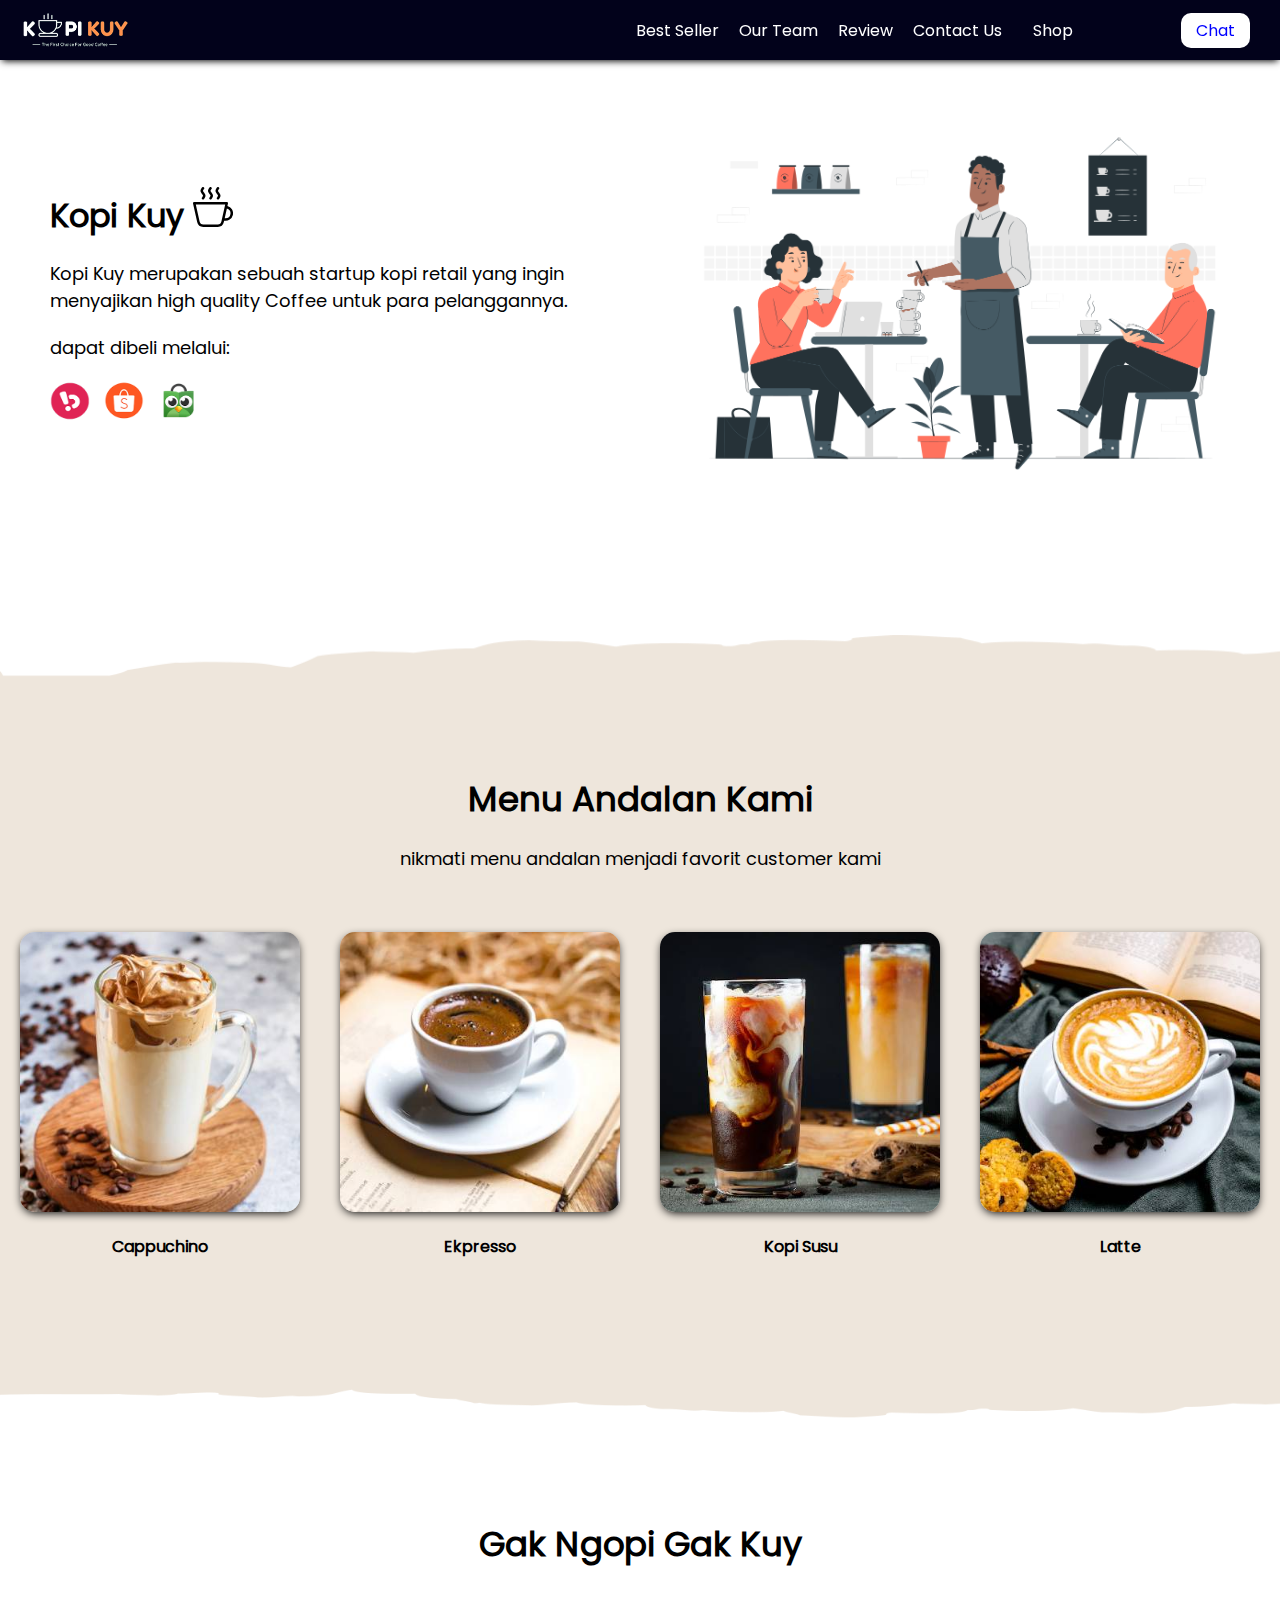
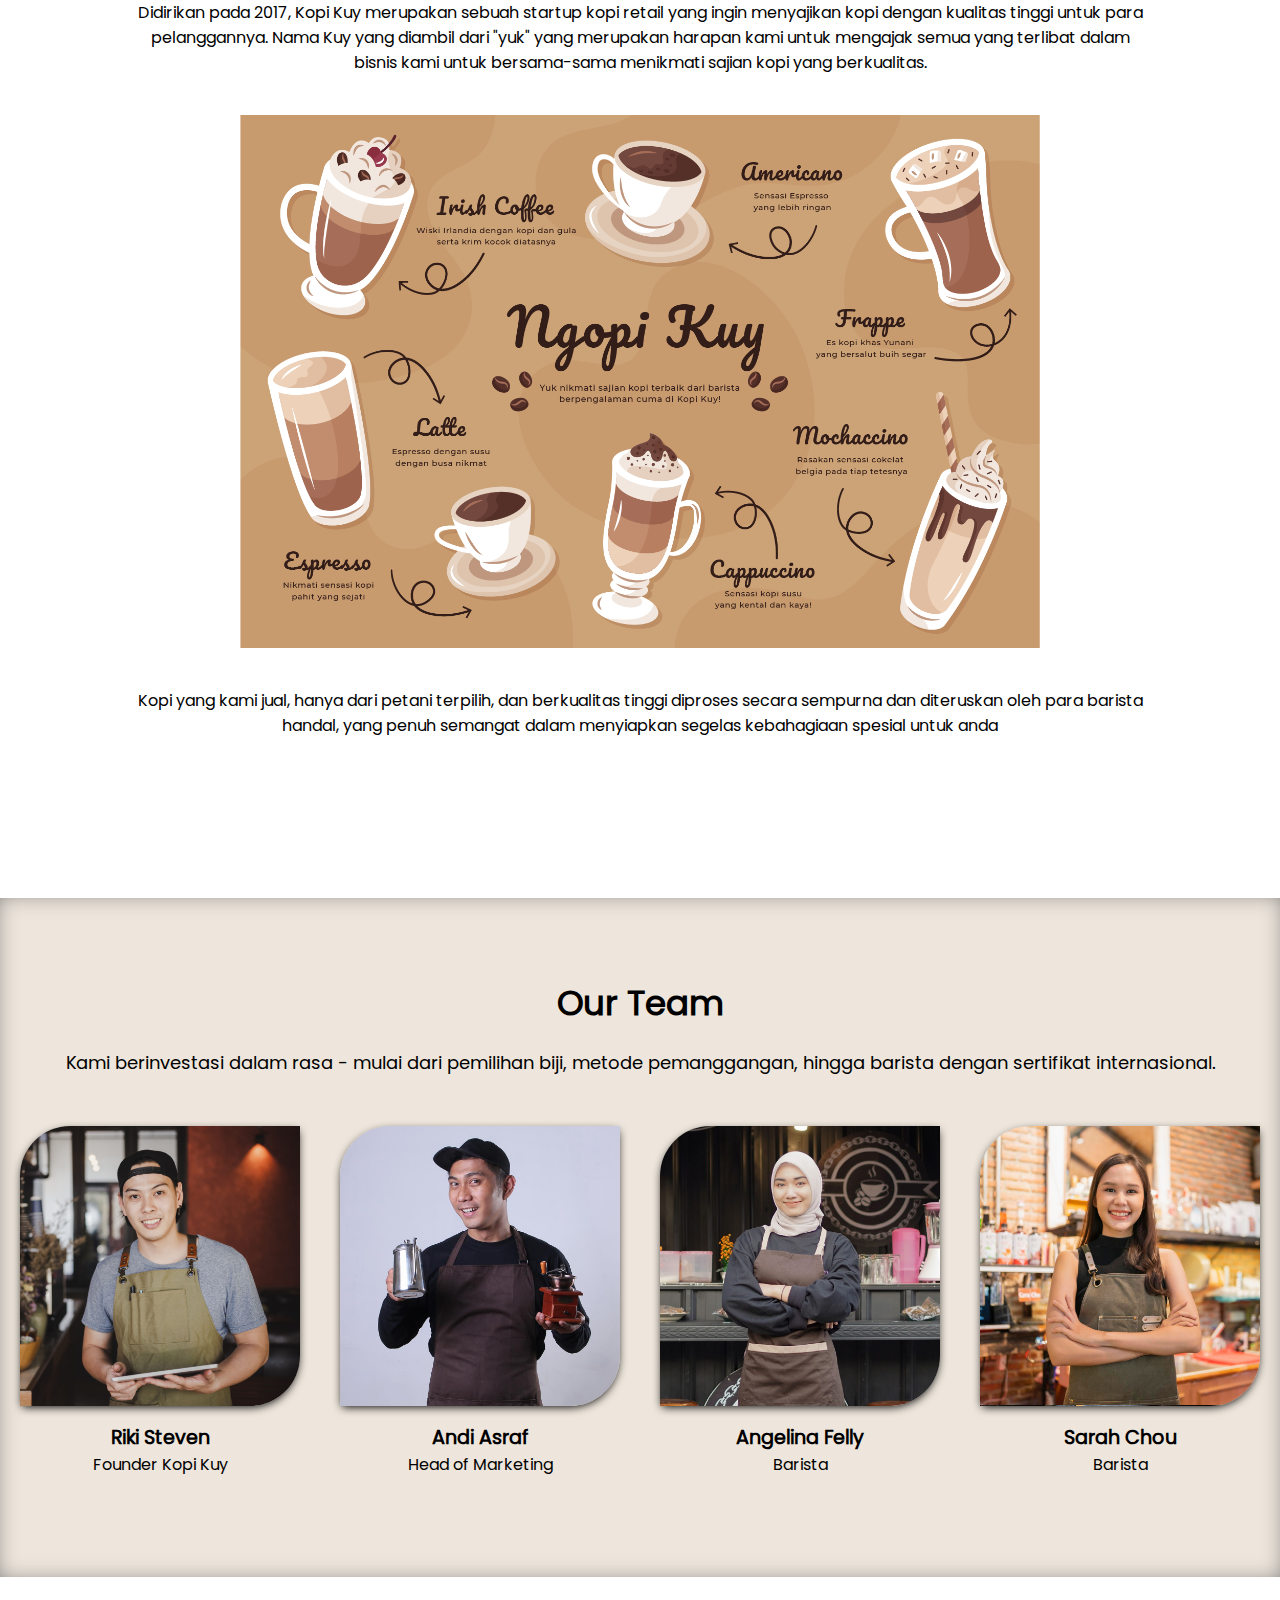
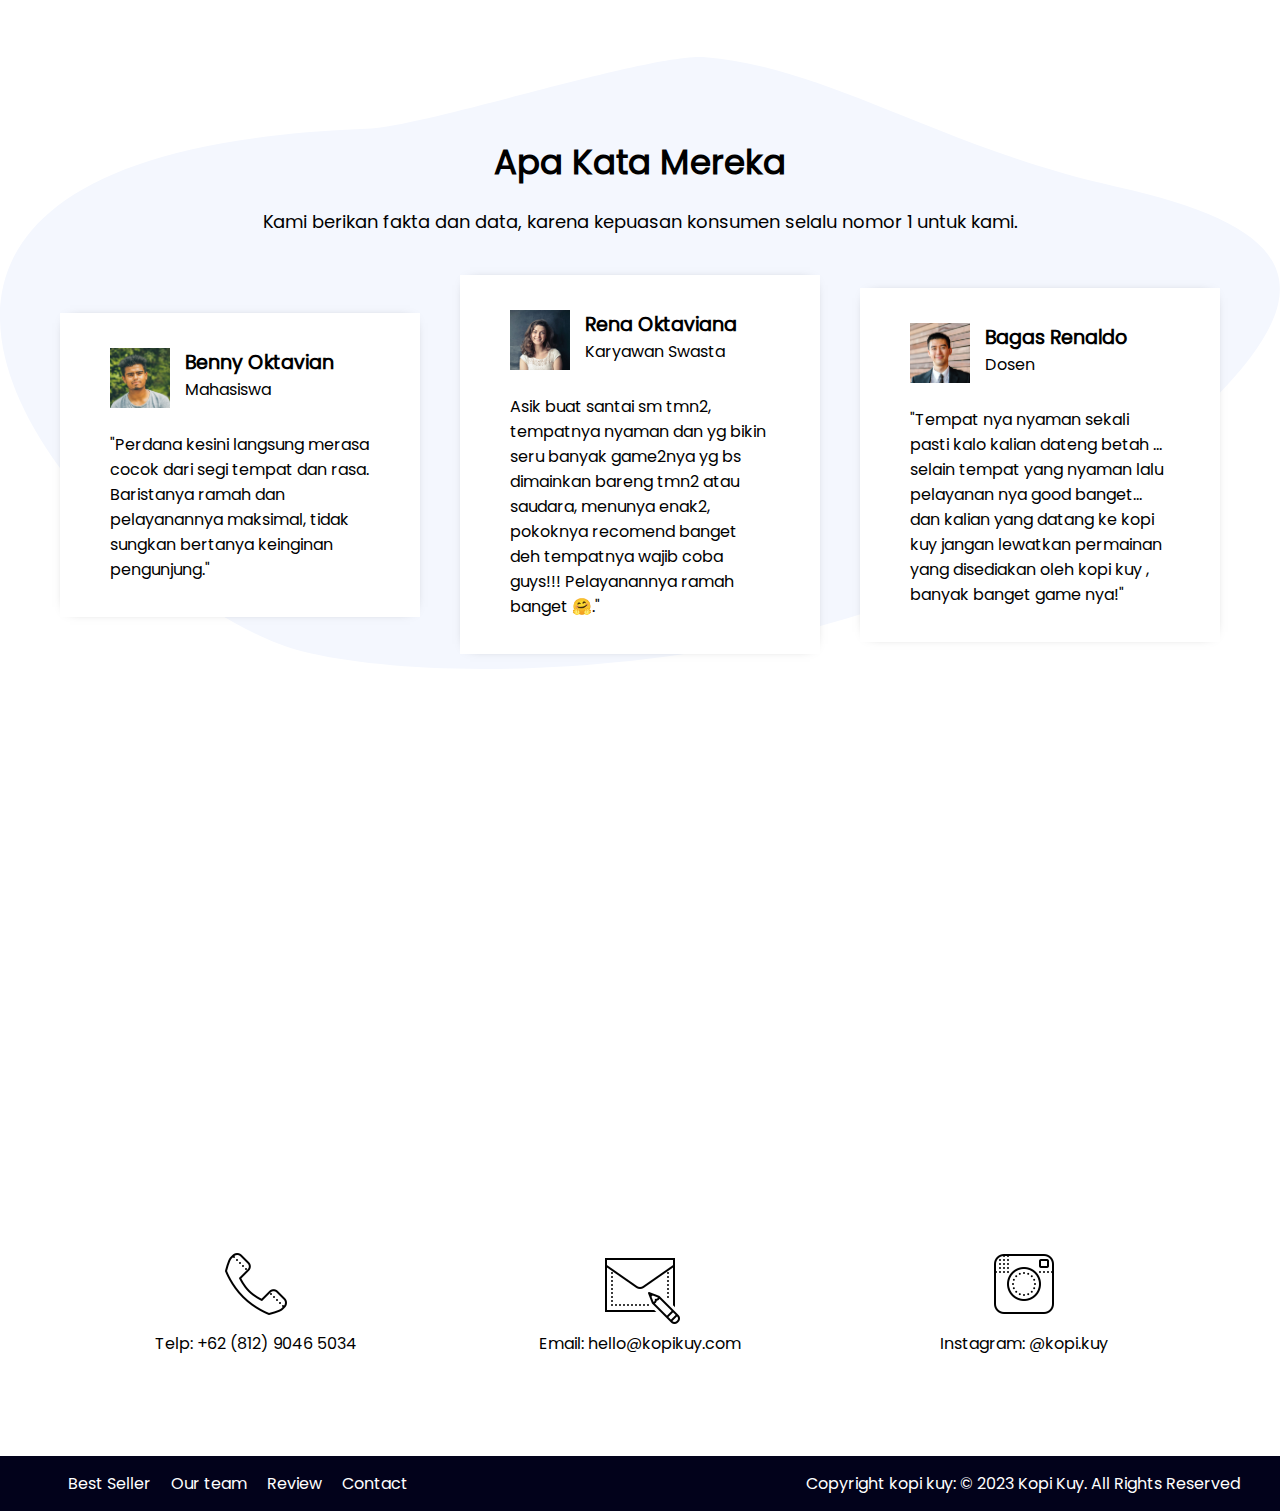
<file: index.html>
<!DOCTYPE html>
<html lang="id">

<head>
    <meta charset="UTF-8">
    <meta http-equiv="X-UA-Compatible" content="IE=edge">
    <meta name="viewport" content="width=device-width, initial-scale=1.0">
    <link rel="shortcut icon" href="images/favicon.ico" type="image/x-icon">
    <title>Website Kopi Kuy</title>
    <link rel="stylesheet" href="css/style.css">
</head>

<body>
    <nav>
        <img class="logo" src="images/logo/logo_kuy.png">
        <div class="navigasi">
            <a href="#best-seller">Best Seller</a>
            <a href="#our-team">Our Team</a>
            <a href="#review">Review</a>
            <a href="#contact-us">Contact Us</a>
        </div>
        <a class="shop" href="produk.html">Shop</a>
        <a class="chat" href="https://wa.me/628123456?text=Saya ingin bertanya" target="_blank">Chat</a>
    </nav>

    <!-- Tulis Kode HTML / <header> Setelah baris di bawah ini (baris 28) -->

    <header>
        <div class="kiri">
            <h1>
                Kopi Kuy <img src="images/icon/icon_kopi.svg" alt="">
            </h1>
            <p>
                Kopi Kuy merupakan sebuah startup kopi retail yang ingin menyajikan
                high quality Coffee untuk para pelanggannya.
            </p>
            <p>
                dapat dibeli melalui:
            </p>
            <div class="olshop">
                <img src="images/logo/logo_bukalapak.png" alt="">
                <img src=" images/logo/logo_shopee.png" alt="">
                <img src="images/logo/logo_tokopedia.png" alt="">
            </div>
        </div>
        <div class="kanan">
            <img src="images/header/header2.png" alt="">
        </div>
    </header>

    <section class="best-seller" id="best-seller">
        <h2>
            Menu Andalan Kami
        </h2>
        <p>
            nikmati menu andalan menjadi favorit customer kami
        </p>

        <div class="produk">
            <img src="images/produk/product_capuchino.jpg" alt="">
            <p>Cappuchino</p>
        </div>
        <div class="produk">
            <img src="images/produk/product_espresso.jpg" alt="">
            <p>Ekpresso</p>
        </div>
        <div class="produk">
            <img src="images/produk/product_kopi_susu.jpg" alt="">
            <p>Kopi Susu</p>
        </div>
        <div class="produk">
            <img src="images/produk/product_latte.jpg" alt="">
            <p>Latte</p>
        </div>
    </section>

    <section class="about-us" id="about-us">
        <h2>
            Gak Ngopi Gak Kuy
        </h2>
        <p>
            Didirikan pada 2017, Kopi Kuy merupakan sebuah startup kopi retail
            yang ingin menyajikan kopi dengan kualitas tinggi untuk para pelanggannya.
            Nama Kuy yang diambil dari "yuk" yang merupakan harapan kami untuk mengajak semua
            yang terlibat dalam bisnis kami untuk bersama-sama menikmati sajian kopi yang berkualitas.
        </p>
        <img src="images/about-us/aset_kopi_jumbo.png" alt="">
        <p>
            Kopi yang kami jual, hanya dari petani terpilih, dan berkualitas tinggi diproses
            secara sempurna dan diteruskan oleh para barista handal, yang penuh semangat
            dalam menyiapkan segelas kebahagiaan spesial untuk anda
        </p>
    </section>

    <section class="our-team" id="our-team">
        <h2>
            Our Team
        </h2>
        <p>
            Kami berinvestasi dalam rasa - mulai dari pemilihan biji, metode pemanggangan,
            hingga barista dengan sertifikat internasional.
        </p>
        <div class="team">
            <img src="images/team/team1.jpg" alt="">
            <h3>Riki Steven</h3>
            <p>Founder Kopi Kuy</p>
        </div>
        <div class="team">
            <img src="images/team/team2.jpg" alt="">
            <h3>Andi Asraf</h3>
            <p>Head of Marketing</p>
        </div>
        <div class="team">
            <img src="images/team/team3.jpg" alt="">
            <h3> Angelina Felly</h3>
            <p>Barista</p>
        </div>
        <div class="team">
            <img src="images/team/team4.jpg" alt="">
            <h3>Sarah Chou</h3>
            <p>Barista</p>
        </div>
    </section>

    <section class="review" id="review">
        <h2>Apa Kata Mereka</h2>
        <p>Kami berikan fakta dan data, karena kepuasan konsumen selalu nomor 1 untuk kami.</p>
        <div class="testimoni">
            <img src="images/customer/customer1.jpg" alt="">
            <div class="profile">
                <h3>Benny Oktavian</h3>
                <p>
                    Mahasiswa
                </p>
            </div>
            <p>
                "Perdana kesini langsung merasa cocok dari segi tempat dan rasa.
                Baristanya ramah dan pelayanannya maksimal, tidak sungkan bertanya keinginan pengunjung."
            </p>
        </div>
        <div class="testimoni">
            <img src=" images/customer/customer2.jpg" alt="">
            <div class="profile">
                <h3>Rena Oktaviana</h3>
                <p>
                    Karyawan Swasta
                </p>
            </div>
            <p>
                Asik buat santai sm tmn2, tempatnya nyaman dan yg bikin seru banyak game2nya
                yg bs dimainkan bareng tmn2 atau saudara, menunya enak2, pokoknya recomend
                banget deh tempatnya wajib coba guys!!! Pelayanannya ramah banget 🤗."
            </p>
        </div>
        <div class="testimoni">
            <img src="images/customer/customer3.jpg" alt="">
            <div class="profile">
                <h3>Bagas Renaldo</h3>
                <p>
                    Dosen
                </p>
            </div>
            <p>
                "Tempat nya nyaman sekali pasti kalo kalian dateng betah ...
                selain tempat yang nyaman lalu pelayanan nya good banget...
                dan kalian yang datang ke kopi kuy jangan lewatkan permainan yang disediakan
                oleh kopi kuy , banyak banget game nya!"
            </p>
        </div>
    </section>

    <section class="contact-us" id="contact-us">
        <iframe
            src="https://www.google.com/maps/embed?pb=!1m14!1m8!1m3!1d7932.741866032694!2d106.668581!3d-6.214715!3m2!1i1024!2i768!4f13.1!3m3!1m2!1s0x2e69f9912c7f297b%3A0xe5a3a671dae861ab!2sKopi%20kuy!5e0!3m2!1sid!2sid!4v1680617229460!5m2!1sid!2sid"
            allowfullscreen="" loading="lazy" referrerpolicy="no-referrer-when-downgrade"></iframe>
        <div class="kontak">
            <img src="images/icon/icon_phone.png" alt="">
            <p>
                Telp: +62 (812) 9046 5034
            </p>
        </div>
        <div class="kontak">
            <img src="images/icon/icon_mail.png" alt="">
            <p>
                Email: hello@kopikuy.com
            </p>
        </div>
        <div class="kontak">
            <img src="images/icon/icon_instagram.png" alt="">
            <p>
                Instagram: @kopi.kuy
            </p>
        </div>
    </section>

    <footer>
        <div class="navigasi">
            <a href="Best Seller">Best Seller</a>
            <a href="Our team">Our team</a>
            <a href="Review">Review</a>
            <a href="Contact">Contact</a>
        </div>
        <p>
            Copyright kopi kuy: © 2023 Kopi Kuy. All Rights Reserved
        </p>
    </footer>


    <!--
        Kode HTML tidak boleh lewat dari batas ini
        Pastikan setiap section di tutup
        misalnya kode <section class="best-seller"> harus ada
        di bawah kode </header> (perhatikan ada garis miringnya
        dan setiap section harus setelah kode </section>
        jangan menulis <section> di dalam <section>
    -->
</body>

</html>
</file>
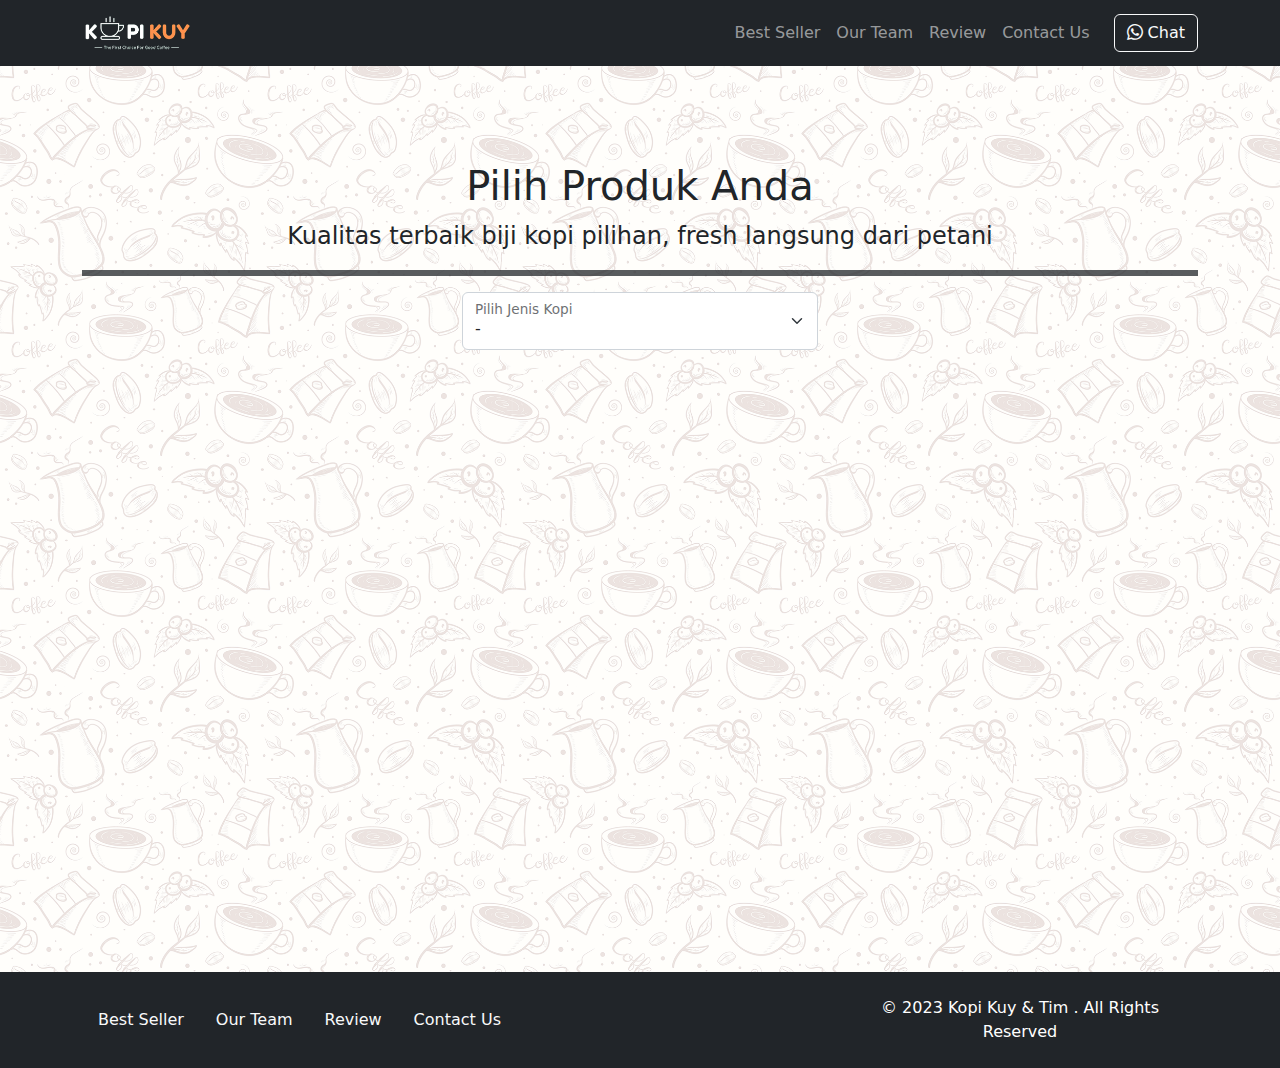
<file: produk.html>
<!DOCTYPE html>
<html lang="id">

<head>
    <meta charset="UTF-8">
    <meta http-equiv="X-UA-Compatible" content="IE=edge">
    <meta name="viewport" content="width=device-width, initial-scale=1.0">
    <link rel="shortcut icon" href="images/favicon/favicon.ico" type="image/x-icon">
    <title>Produk</title>
    <link rel="shortcut icon" href="images/favicon.ico" type="image/x-icon">
    <link rel="stylesheet" href="vendor/bootstrap/bootstrap.min.css">
    <link rel="stylesheet" href="vendor/bootstrap/bootstrap-icons.css">
    <script src="vendor/bootstrap/bootstrap.bundle.min.js"></script>
    <script src="js/jquery-3.6.3.min.js"></script>
    <style>
        /* tulis kode CSS internal di bawah sini */

        #back-top {
            top: -30px;
            right: 40px;
        }

        @media (max-width: 600px) {
            #back-top {
                width: fit-content;
                top: -50px;
                left: 50%;
                transform: translate(-50%, 50%);
            }
        }


        body {
            background-image: url(images/background/bgkopi.png);
            background-size: 20%;
        }

        /* Batas Akhir penulisan kode CSS internal */
    </style>
</head>

<body>
    <!-- Tulis Kode Bootstrap Di Bawah Sini -->

    <nav class="navbar stiky-top navbar-dark bg-dark navbar-expand-md bisadicopy">
        <div class="container">
            <a class="navbar-brand" href="#">
                <img src="images/logo/logo_kuy.png" height="40" alt="image">
            </a>
            <button class="navbar-toggler" type="button" data-bs-toggle="collapse" data-bs-target="#navbarNav11"
                aria-controls="navbarNav11" aria-expanded="false" aria-label="Toggle navigation">
                <span class="navbar-toggler-icon"></span>
            </button>
            <div class="collapse navbar-collapse" id="navbarNav11">
                <ul class="navbar-nav ms-auto">
                    <li class="nav-item active">
                        <a class="nav-link" href="index.html#best-seller">Best Seller</a>
                    </li>
                    <li class="nav-item">
                        <a class="nav-link" href="index.html#our-team">Our Team</a>
                    </li>
                    <li class="nav-item">
                        <a class="nav-link" href="index.html#review">Review</a>
                    </li>
                    <li class="nav-item">
                        <a class="nav-link" href="index.html#contact-us">Contact Us</a>
                    </li>

                </ul>
                <a class="btn btn-outline-light ms-md-3" href="https://wa.me/6281290553535">
                    <i class="bi bi-whatsapp"></i> Chat</a>
            </div>
        </div>
    </nav>

    <section class="riki-block produk text-center my-5 py-5">
        <div class="container">
            <h1>Pilih Produk Anda</h1>
            <p class="fs-4">Kualitas terbaik biji kopi pilihan, fresh langsung dari petani</p>
            <hr class="border border-dark border-3 opacity-75">

            <!-- Ini Untuk Select -->
            <div class="row gap-2 gap-md-0">
                <div class="col-md-4 mx-auto">
                    <div class="form-floating">
                        <select class="form-select" id="select_kopi">
                            <option selected disabled=>-</option>
                            <option value="arabica">Arabica</option>
                            <option value="robusta">Robusta</option>
                            <option value="nonkopi">Non Kopi</option>
                        </select>
                        <label for="select_kopi">Pilih Jenis Kopi</label>
                    </div>
                </div>
            </div>

            <div id="baris_produk" class="row row-cols-1 row-cols-sm-2 row-cols-md-3 row-cols-lg-4 text-center mt-5">

                <!-- <div class="col mb-4">
                    <div class="card">
                        <img src="images/produk/product_capuchino.jpg" class="card-img-top" alt="...">
                        <div class="card-body">
                            <h5 class="card-title">Cappuccino</h5>
                            <div class="row hargasize my-4">
                                <div class="col">
                                    150ml
                                </div>
                                <div class="col fw-bold text-success">
                                    25.000
                                </div>
                            </div>
                            <a href="#" class="btn btn-danger w-100">
                                <i class="bi bi-cart4"></i> Beli
                            </a>
                        </div>
                    </div>
                </div> -->


            </div>
        </div>
    </section>

    <footer class="riki-block footer-small py-4 bg-dark">
        <div class="container">
            <div class="row align-items-center">

                <div class="col-12 col-md-8">
                    <ul class="nav justify-content-center justify-content-md-start">
                        <li class="nav-item active">
                            <a class="nav-link text-light" href="index.html#best-seller">Best Seller</a>
                        </li>
                        <li class="nav-item">
                            <a class="nav-link text-light" href="index.html#our-team">Our Team</a>
                        </li>
                        <li class="nav-item">
                            <a class="nav-link text-light" href="index.html#review">Review</a>
                        </li>
                        <li class="nav-item">
                            <a class="nav-link text-light" href="index.html#contact-us">Contact Us</a>
                        </li>
                    </ul>
                </div>

                <div class="col-12 col-md-4 mt-4 mt-md-0 text-center text-md-right">
                    &copy; 2023 Kopi Kuy &amp; Tim . All Rights Reserved
                </div>
            </div>
        </div>
    </footer>


    <!-- Batas Akhir penulisan kode Bootstrap -->
    <script>
        /* Tulis Javascript Di bawah Sini */
        var sumber = "https://rikikurnia.com/prakerja/api/kopi"
        var sumber2 = "data.json"
        var dipilih = ""
        var data_kopi = []


        select_kopi.onchange = function () {
            var dipilih = select_kopi.value
            console.log(dipilih)
            ambilData(dipilih)
        }

        function ambilData(dipilih) {
            $.getJSON(sumber).then(function (data) {
                data_kopi = data[dipilih]
                console.log(data_kopi)

                baris_produk.innerHTML = ""

                data_kopi.forEach(item => {
                    baris_produk.innerHTML += `<div class="col mb-4">
                                    <div class="card">
                                        <img src="${item.foto}" class="card-img-top" alt="...">
                                        <div class="card-body">
                                            <h5 class="card-title">${item.nama}</h5>
                                            <div class="row hargasize my-4">
                                                <div class="col">
                                                    ${item.size}
                                                </div>
                                                <div class="col fw-bold text-dark">
                                                    ${item.harga}
                                                </div>
                                            </div>
                                            <a href="${item.link}" class="btn btn-dark w-100">
                                                <i class="bi bi-cart4"></i> Buy
                                            </a>
                                        </div>
                                    </div>
                                </div>`
                })

            })
        }




        /* Batas Akhir penulisan kode Javascript */
    </script>
</body>

</html>
</file>
<file: css/style.css>
/* Kode * di bawah ini untuk mereset tampilan setiap web browser supaya seragam */

* {
   box-sizing: border-box;
   margin: 0;
   padding: 0;
}

html {
   /* scroll-behavior: smooth agar scroll ketika klik pada navigasi menjadi halus */
   scroll-behavior: smooth;
}

/* 
Kode di bawah ini untuk mengatur nav sampai footer agar memiliki tampilan flexibel
selengkapnya akan di bahas di hari ke 3
*/

nav,
header,
section,
footer {
   /* 
      display: flex memiliki pengaturan yang dapat mengatur agar elemen
      di dalamnya memiliki ukuran yang fleksibel
      digunakan saat ada elemen yang isinya lebih dari satu kolom
   */
   display: flex;
   /* 
      align-items: center mengatur elemen di dalamnya rata tengah vertikal
   */
   align-items: center;

   /* 
      justify-content: center mengatur elemen di dalamnya rata tengah horizontal
   */
   justify-content: center;

   /* 
      flex-wrap: wrap mengatur agar jika lebar elemen berlebih, maka elemen
      akan otomatis diletakan di baris baru (tidak dipaksakan di satu baris)
   */
   flex-wrap: wrap;
}



/* 
Kode @font-face untuk menginstall font ke dalam Website 
src adalah untuk lokasi fontnya, font dapat di cari di website https://fonts.google.com/
dengan memberi nama family, maka kita mendaftarkan font tersebut ke dalam website
*/

@font-face {
   src: url(../fonts/poppins.woff2);
   font-family: 'Poppins';
}

body {
   /* 
   mendaftarkan semua teks pada body menjadi family Poppins 
   kenapa pada body? karena elemen body membungkus semua elemen dari nav section sampai footer
   */
   font-family: 'Poppins';
}

/*
Misalnya ada font dari google yang bernama Irish Grover yang berada di:
https://fonts.gstatic.com/s/irishgrover/v23/buExpoi6YtLz2QW7LA4flVgv__RP.woff2

maka bisa coba copy kode berikut untuk menginstall font tadi:

@font-face {
  font-family: 'Irish Grover';
  font-style: normal;
  font-weight: 400;
  src: url(https://fonts.gstatic.com/s/irishgrover/v23/buExpoi6YtLz2QW7LA4flVgv__RP.woff2) format('woff2');
}

Jika kode di atas sudah di copy
Nanti pada element yang ingin menggunakan font Irish Grover Tadi, tinggal diganti font-familynya
misal mau mengganti h1 dan h2 maka kodenya sebagai berikut:

h1,h2 {
   font-family: 'Irish Grover';
}

*/


a {
   /* menghilangkan garis bawah pada link */
   text-decoration: none;

   /* 
   color: adalah untuk mengganti warna tulisan.
   color:unset digunakan pada a untuk menghilangkan warna bawaan pada link (biasanya warna biru) 
   */
   color: unset;
}

h2 {
   /* mengatur ukuran huruf ke 34 pixel */
   font-size: 34px;
}

h3 {
   /* mengatur ukuran huruf ke 1.2rem */
   font-size: 1.2rem;
}

h1,
h2,
h3 {
   /* mengatur tebal huruf bisa bold, normal*/
   font-weight: bold;
}

img {
   /* 
      kode max-width artinya lebar maksimal
      mengatur agar semua elemen img memiliki lebar maksimal 100% agar
      besar gambar tidak melebihi layar ataupun elemen pembungkus
   */
   max-width: 100%;
}

/* Navigasi */

nav {
   /* 
   background-color mengatur warna latar belakang 
   untuk pengguna hp, pergantian warna tidak bisa seperti vs code
   hanya dapat menggunakan warna bahasa inggris seperti: red, green, brown, purple dsb
   untuk pengguna vscode silahkan arahkan mouse ke kotak warna di bawah
   untuk mengganti warna sesuai keinginan
   */
   background-color: #02021b;

   /* box-shadow membuat efek bayangan */
   box-shadow: 0 3px 7px -2px #000;

   /* width mengatur lebar elemen. 100% agar lebarnya full dari kiri sampai kanan layar */
   width: 100%;

   /* 
   padding digunakan untuk memberi jarak ke dalam. 
   efeknya bila digunakan pada elemen yang memiliki warna latar akan membuat elemen tersebut 'gemuk'
   padding-top artinya jarak ke atas, nilai padding dapat berupa
   padding-top, padding-bottom, padding-left, padding-right
   */
   padding-top: 10px;
   padding-bottom: 10px;

   /* 
   position mengatur posisi elemen, position:fixed supaya elemen nav akan ikut menempel di atas layar
   saat kita scroll ke bawah. Jika ingin navigasi gak nempel, bisa menggunakan position:static;
   */
   position: fixed;

   /* Nilai z-index semakin besar, maka elemen akan semakin di depan */
   z-index: 500;
}

img.logo {
   /* height mengatur tinggi elemen */
   height: 40px;
   /* penjelasan margin mirip dengan padding, fungsinya untuk memberi jarak pada elemen */
   margin-left: 20px;
}

div.navigasi {
   margin-left: auto;
   margin-right: 15px;
}

nav a {
   color: #fff;
   padding-left: 8px;
   padding-right: 8px;
}

a.shop {
   margin-right: 100px;
}

a.chat {
   margin-right: 30px;
   background-color: rgb(255, 255, 255);
   color: #0000FF;
   padding-top: 5px;
   padding-right: 15px;
   padding-bottom: 5px;
   padding-left: 15px;
   border-radius: 10px;
}


/* 
   PERHATIKAN bahwa dalam mengatur elemen, nama elemen langsung ditulis
   sedangkan untuk mengatur class, dibutuhkan tanda titik (.) terlebih dulu
   img {} berarti seluruh elemen dengan tag img (<img src="....">), 
   sedangkan .img artinya hanya elemen dengan class img (<img class="img" src="...">) 
*/


/* HEADER */


header,
section {
   /*
    padding mengatur jarak ke dalam
    pada padding dan margin ditambahkan top / right / bottom / top 
    untuk mengatur jarak masing-masing 
   */
   padding-top: 80px;
   padding-bottom: 80px;

   /* margin mengatur jarak ke luar */
   margin-bottom: 80px;
}

/* penulisan CSS dapat digabung dengan beberapa elemen */
header div.kiri,
header div.kanan {
   /* width mengatur lebar elemen. 50% artinya setengah ukuran elemen pembungkus */
   width: 50%;
   padding: 50px;
}

header h1 {
   margin-bottom: 20px;
}

header p {
   /* font-size digunakan untuk mengatur ukuran huruf */
   font-size: 18px;
   margin-bottom: 20px;
}

div.olshop img {
   width: 40px;
   /* aspect-ratio:1 agar tinggi menyesuaikan width */
   aspect-ratio: 1;
   margin-right: 10px;
}

/* Best Seller */

section.best-seller {
   position: relative;

   /* background-color mengatur warna latar belakang elemen */
   background-color: #EEE6DC;

   /* text-align mengatur rata tulisan, bisa bernilai: left, right, center, justify */
   text-align: center;
}

/* 
terkait position, after, dan before memerlukan pemahaman mendalam
terkait layout pada CSS untuk dapat memahami secara penuh 
*/

section.best-seller::before,
section.best-seller::after {
   position: absolute;
   content: "";
   width: 100%;
   height: 76px;

   /* background-image untuk menambahkan gambar sebagai background */
   background-image: url(../images/background/garis-atas.png);

   /*background-size agar gambar latar menyesuaikan tinggi / lebar elemen */
   background-size: cover;

   top: -60px;
   left: 0;
}

section.best-seller::after {
   height: 60px;
   background-image: url(../images/background/garis-bawah.png);
   top: unset;
   bottom: -60px;
}

section.best-seller h2 {
   margin-bottom: 20px;
   width: 100%;
}

/* 
Penulisan section.best-seller > p berarti mengatur elemen p yang langsung
di bungkus oleh elemen <section class="best-seller">
aturan ini tidak berlaku untuk elemen <p> yang ada di dalam <div class="produk">
*/

section.best-seller>p {
   font-size: 18px;
   margin-bottom: 40px;
   width: 100%;
}

div.produk {
   /* 
      Penulisan padding dan margin seperti padding:20px ini penulisan singkat 
      yang berarti top, right, bottom, left nilainya sama, yaitu 20px 
   */
   padding: 20px;
   width: 25%;
}

div.produk img {
   /* transition membuat animasi transisi dari perubahan style, 0.3s berarti 0.3 detik */
   transition: all 0.3s ease;

   /* border-radius  Membuat sudut membulat */
   border-radius: 15px;

   /* box-shadow membuat efek bayangan */
   box-shadow: 0 3px 10px -2px #000;
}

/*

kode div.produk img:hover akan dijalankan saat mouse ada di atas elemen <img> yang ada
di dalam <div class="produk"> 
karena ada efek transition pada div.produk img 
maka akan menghasilkan efek animasi yang smooth

*/
div.produk img:hover {

   /* membuat transformasi, bisa berupa scale(1.05), rotate(180deg), translateY(-50px), dsb */
   transform: scale(0.9);
   border-radius: 50%;
}

div.produk p {
   margin-top: 15px;
   font-weight: bold;
}



/* About US */

section.about-us {
   /* max-width: 80%; mengatur lebar maksimal elemen tidak boleh melebihi 80% layar */
   max-width: 80%;

   /* margin-left dan margin-right auto akan membuat posisi elemen berada di tengah */
   margin-left: auto;
   margin-right: auto;
   text-align: center;
}

section.about-us h2 {
   margin-bottom: 30px;
   width: 100%;
}

section.about-us img {
   /* 
      Penulisan width: 800px dan max-width: 100% mengatur agar
      elemen memiliki lebar 800px namun tidak boleh melebihi 100% ukuran layar
   */
   width: 800px;
   max-width: 100%;
   margin: auto;
}

/*
section.about-us p:nth-child(2) berarti mengatur elemen ke 2 dengan jenis <p>
yang ada di dalam <section class="about-us">
*/

section.about-us p:nth-child(2) {
   margin-bottom: 40px;
}

section.about-us p:nth-child(4) {
   margin-top: 40px;
}


/* OUR TEAM */

section.our-team {
   background-color: #EEE6DC;
   box-shadow: inset 0px 0px 23px -6px #707070;
   text-align: center;
}

section.our-team h2 {
   margin-bottom: 20px;
   width: 100%;
}

section.our-team>p {
   margin-bottom: 30px;
   font-size: 18px;
   width: 800px;
   max-width: 90%;
   margin-left: auto;
   margin-right: auto;
   width: 100%;
}

div.team {
   width: 25%;
   padding: 20px;
}

div.team img {
   width: 100%;
   aspect-ratio: 1/1;
   object-fit: cover;
   box-shadow: 0 3px 10px -2px #000;
   border-radius: 50px 0px 50px 0px;
   margin-bottom: 10px;
}


/* REVIEW */

section.review {
   background-image: url(../images/background/bg-review.svg);
   /* 
      background-size: contain;
      membuat gambar latar belakang tidak terpotong
   */
   background-size: contain;

   /* 
      background-repeat: no-repeat;
      membuat gambar latar belakang tidak diulang (duplikat)
   */
   background-repeat: no-repeat;
   padding-left: 40px;
   padding-right: 40px;
   justify-content: space-around;
   /* align-items: stretch; membuat tinggi elemen di dalam .review .baris seragam */
   text-align: center;
}

section.review h2 {
   margin-bottom: 20px;
   width: 100%;
}

section.review>p {
   margin-bottom: 40px;
   font-size: 18px;
   width: 100%;
}

div.testimoni {
   width: 30%;
   display: flex;
   flex-wrap: wrap;
   padding: 35px 50px;
   box-shadow: 0px 0px 12px -10px #000;
   background-color: #fff;
}

div.testimoni img {
   width: 60px;
   height: 60px;
   margin-right: 15px;
   object-fit: cover;
}

div.profile {
   text-align: left;
   display: block;
   margin-bottom: 30px;
   width: calc(100% - 75px);
}

div.profile p {
   width: 100%;
   text-align: left;
}

div.testimoni>p {
   width: 100%;
   text-align: left;
}


/* CONTACT US */
section.contact-us {
   margin-bottom: 20px;
}

section.contact-us iframe {
   width: 100%;
   height: 300px;
   border: 0;
}

div.kontak {
   width: 30%;
   /* color mengatur warna tulisan */
   color: black;
   text-align: center;
   margin-top: 50px;
}


/* FOOTER */

footer {
   background-color: #02021b;
   padding-top: 15px;
   padding-bottom: 15px;
   color: #fff;
   padding-right: 40px;
   padding-left: 40px;
}

footer div.navigasi {
   margin-left: 20px;
   margin-right: auto;
}

footer div.navigasi a {
   padding: 8px;
}

/* UNTUK kode RESPONSIF hari ke 3 tulis DI BAWAH sini */


@media (max-width:600px) {
   .navigasi {
      display: none;
   }

   a.shop {
      margin-right: 20px;
      margin-left: auto;
   }

   header div.kiri,
   header div.kanan {
      width: 100%;
      padding: 20px;
      text-align: center;
   }

   div.produk,
   div.team,
   div.kontak {
      width: 50%;
   }

   div.testimoni {
      width: 100%;
      margin-bottom: 30px;
   }

}






/* Kode CSS Selesai di sini */
</file>
